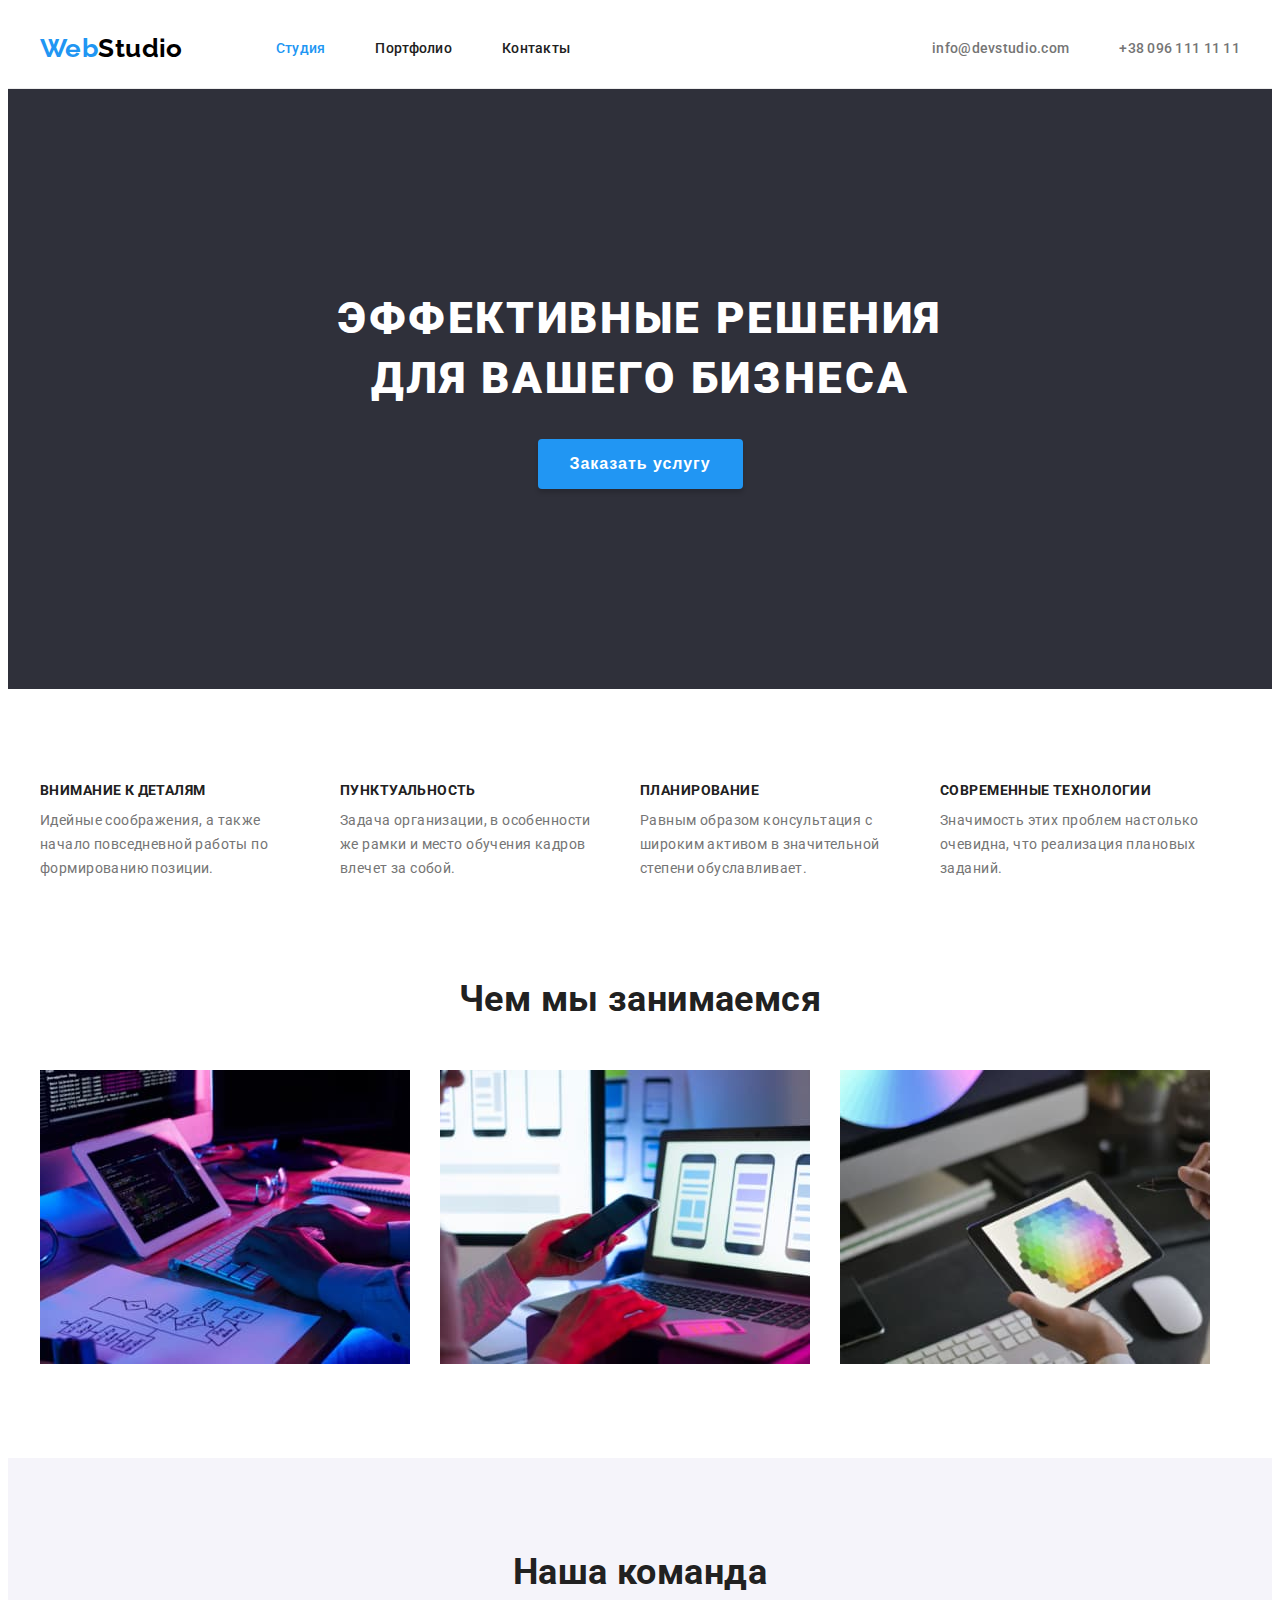
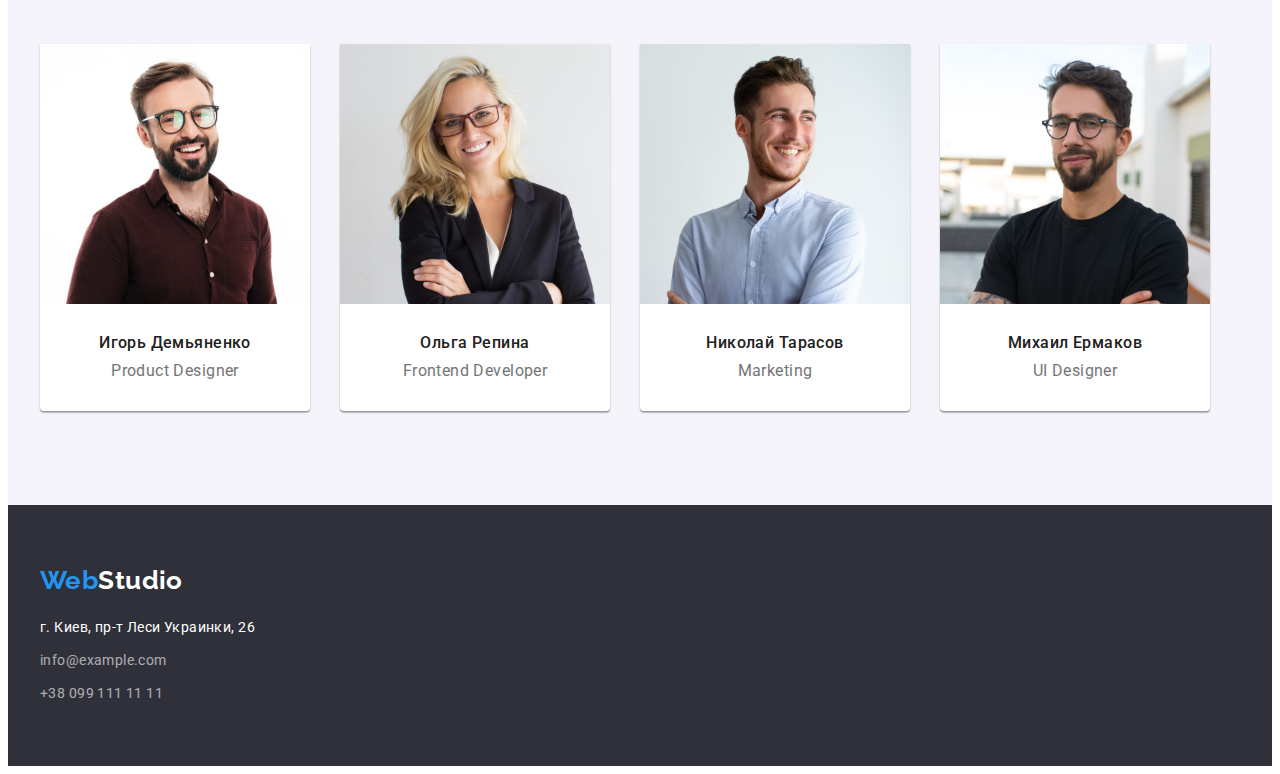
<file: index.html>
<!DOCTYPE html>
<html lang="ru">
    <head>
        <meta charset="UTF-8">
        <meta http-equiv="X-UA-Compatible" content="IE=edge">
        <meta name="viewport" content="width=<device-width>, initial-scale=1.0">
        
        <link rel="preconnect" href="https://fonts.googleapis.com">
        <link rel="preconnect" href="https://fonts.gstatic.com" crossorigin>
        <link href="https://fonts.googleapis.com/css2?family=Raleway:wght@700&family=Roboto:wght@400;500;700;900&display=swap" rel="stylesheet">
        <link 
            rel="stylesheet" 
            href="https://cdnjs.cloudflare.com/ajax/libs/modern-normalize/1.1.0/modern-normalize.min.css" 
            integrity="sha512-wpPYUAdjBVSE4KJnH1VR1HeZfpl1ub8YT/NKx4PuQ5NmX2tKuGu6U/JRp5y+Y8XG2tV+wKQpNHVUX03MfMFn9Q==" 
            crossorigin="anonymous" 
            referrerpolicy="no-referrer"
        />
        <link rel="stylesheet" href="css/styles.css">
        <title>Web Studio</title>
    </head>
    <body>
        <header class="header">
            <div class="container">
                <div class="h-nav">
                    <nav class="header-navigation">
                        <a href="#" class="logo link"><span class="logo-fp">Web</span>Studio</a>
                        <ul class="header-list">
                            <li class="header-item"><a href="./index.html" class="studio-link link">Студия</a></li>
                            <li class="header-item"><a href="./portfolio.html" class="header-link link">Портфолио</a></li>
                            <li class="header-item"><a href="" class="header-link link">Контакты</a></li>
                        </ul>
                    </nav>
                    <ul class="header-info">
                        <li class="item"><a href="mailto:info@devstudio.com" class="header-contact link">info@devstudio.com</a></li>
                        <li class="item"><a href="tel:+380961111111" class="header-contact link">+38 096 111 11 11</a></li>
                    </ul>
                </div>
            </div>
        </header>
        <main>
            <section class="hero">
                <div class="container">
                    <h1 class="hero-title">
                        Эффективные решения для вашего бизнеса
                    </h1>
                    <button type="button" class="hero-button">
                        Заказать услугу
                    </button>
                </div>  
            </section>
            <section class="section peculiarities">
                <div class="container">
                    <h2 class="visually-hidden">
                        Особенности
                    </h2>
                    <ul class="peculiarities-list">
                        <li class="peculiarities-item">
                            <h3 class="peculiarities-title">Внимание к деталям</h3>
                            <p class="peculiarities-info">Идейные соображения, а также начало повседневной работы по формированию позиции.</p>
                        </li>
                        <li class="peculiarities-item">
                            <h3 class="peculiarities-title">Пунктуальность</h3>
                            <p class="peculiarities-info">Задача организации, в особенности же рамки и место обучения кадров влечет за собой.</p>
                        </li>
                        <li class="peculiarities-item">
                            <h3 class="peculiarities-title">Планирование</h3>
                            <p class="peculiarities-info">Равным образом консультация с широким активом в значительной степени обуславливает.</p>
                        </li>
                        <li class="peculiarities-item">
                            <h3 class="peculiarities-title">Современные технологии</h3>
                            <p class="peculiarities-info">Значимость этих проблем настолько очевидна, что реализация плановых заданий.</p>
                        </li>
                    </ul>
                </div>
            </section>
            <section class="section skills">
                <div class="container">
                    <h3 class="skills-title">
                        Чем мы занимаемся
                    </h3>
                    <ul class="skills-list">
                        <li class="img">
                            <img src="./images/box1.jpg" alt="box1" width="370" height="294">
                        </li>
                        <li class="img">
                            <img src="./images/box2.jpg" alt="box2" width="370" height="294">
                        </li>
                        <li class="img">
                            <img src="./images/box3.jpg" alt="box3" width="370" height="294">
                        </li>
                    </ul>
                </div>
            </section>
            <section class="section team">
                <div class="container">
                    <h2 class="team-title">Наша команда</h2>
                        <ul class="team-list">
                            <div class="team-box">
                                <li class="team-item">
                                    <img src="./images/igor.jpg" alt="igor" width="270" height="260">
                                    <h3 class="master">
                                        Игорь Демьяненко
                                    </h3>
                                    <p lang="en" class="job">Product Designer</p>
                                </li>
                            </div>
                            <div class="team-box">
                                <li class="team-item">
                                    <img src="./images/olga.jpg" alt="olga" width="270" height="260">
                                    <h3 class="master">
                                        Ольга Репина
                                    </h3>
                                    <p lang="en" class="job">Frontend Developer</p>
                                </li>
                            </div>
                            <div class="team-box">
                                <li class="team-item">
                                    <img src="./images/kolya.jpg" alt="kolya" width="270" height="260">
                                    <h3 class="master">
                                        Николай Тарасов
                                    </h3>
                                    <p lang="en" class="job">Marketing</p>
                                </li>
                            </div>
                            <div class="team-box">
                                <li class="team-item">
                                    <img src="./images/misha.jpg" alt="misha" width="270" height="260">
                                    <h3 class="master">
                                        Михаил Ермаков
                                    </h3>
                                    <p lang="en" class="job">UI Designer</p>
                                </li>
                            </div>
                        </ul>
                </div>
            </section>
        </main>
        <footer class="footer">
            <div class="container">
                <a href="" class="f-logo link"><span class="logo-fp">Web</span>Studio</a>
                <adress class="adress">
                    <ul class="footer-list">
                        <li class="footer-item"><a href="https://goo.gl/maps/dwcq7uRPDEBR1ieU6" target="_blank" rel="noopener noreferrer nofollow" class="footer-map link">г. Киев, пр-т Леси Украинки, 26</a></li>
                        <li class="footer-item"><a href="mailto:info@example.com" class="footer-link link">info@example.com</a></li>
                        <li class="footer-item"><a href="tel:+380991111111" class="footer-link link">+38 099 111 11 11</a></li>
                    </ul>
                </adress>
            </div>
        </footer>
    </body>
</html>
</file>
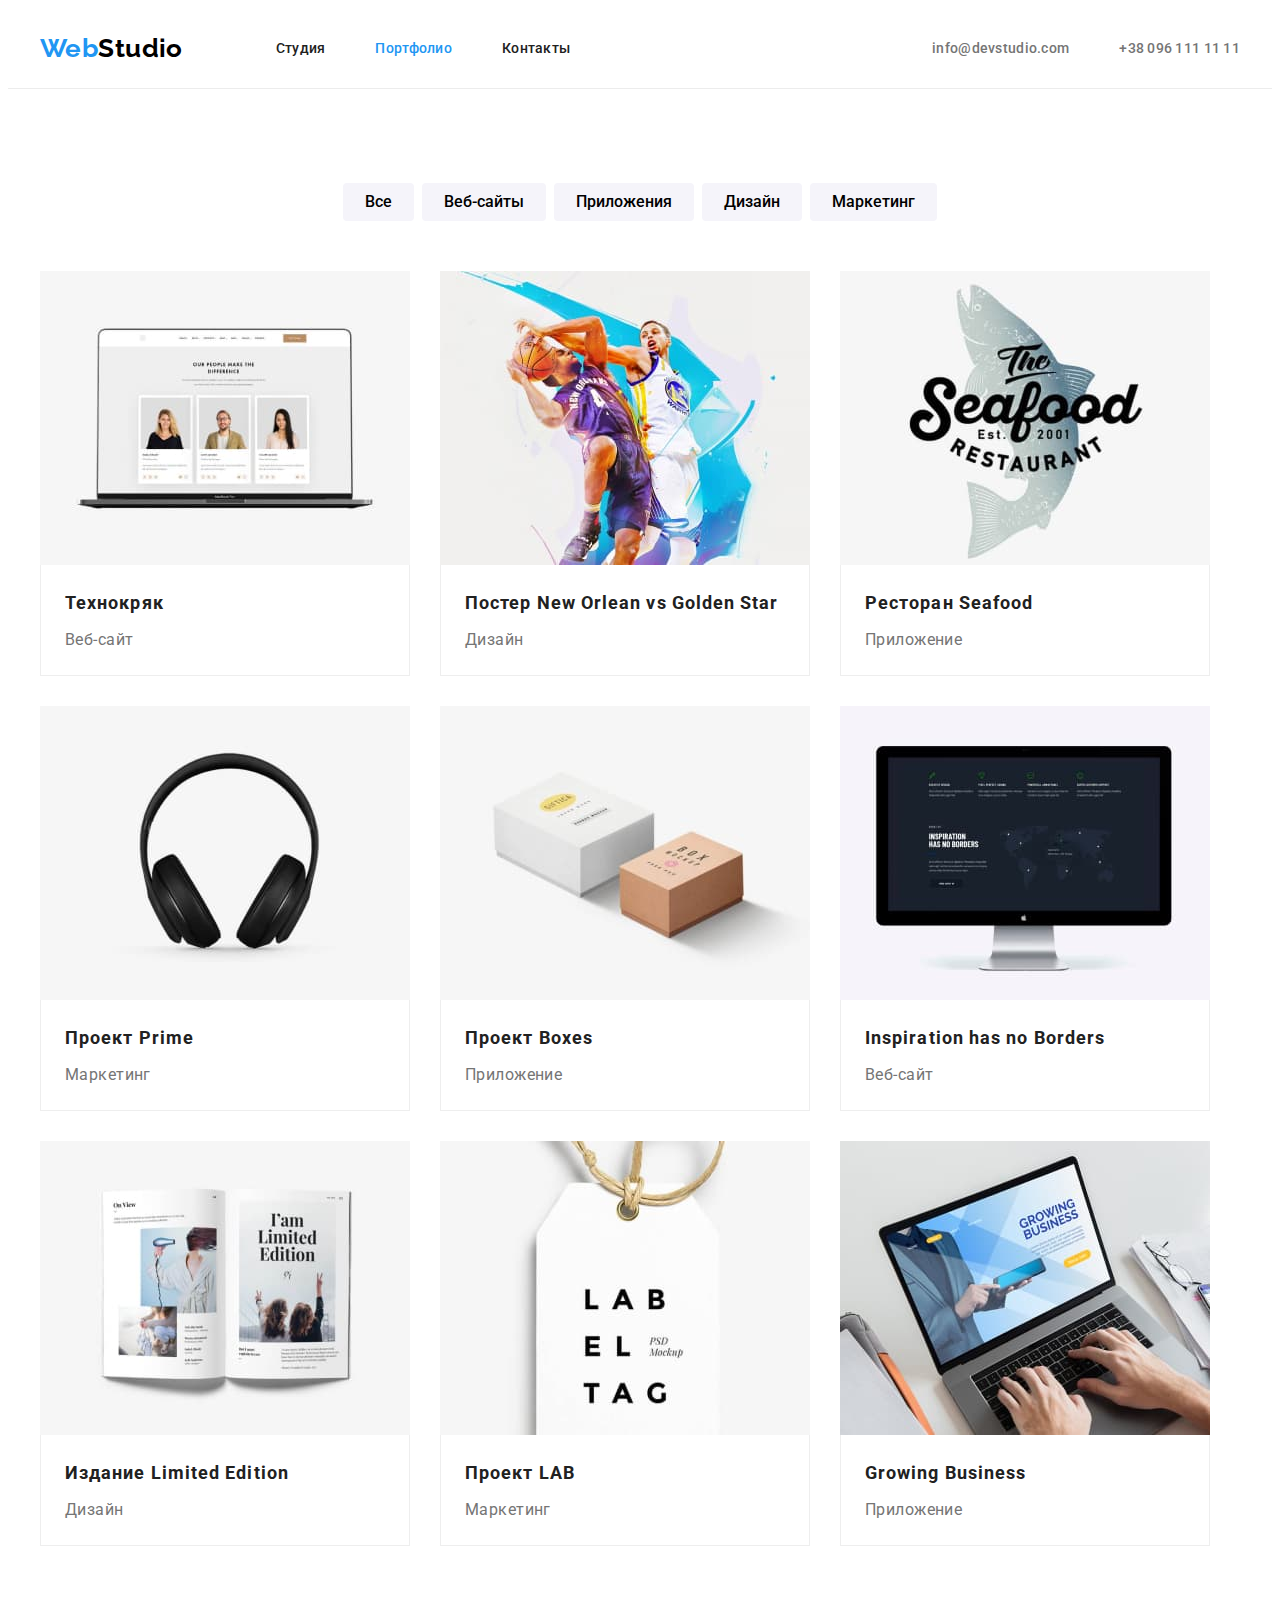
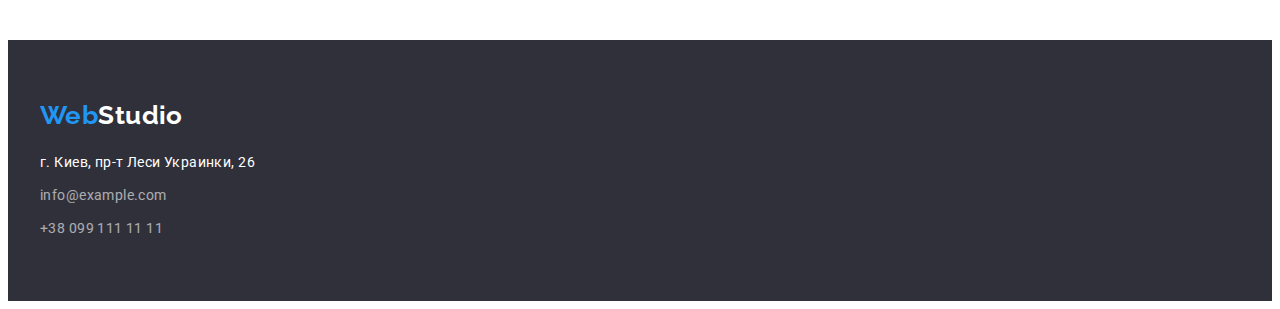
<file: portfolio.html>
<!DOCTYPE html>
<html lang="ru">
<head>
    <meta charset="UTF-8">
    <meta http-equiv="X-UA-Compatible" content="IE=edge">
    <meta name="viewport" content="width=device-width, initial-scale=1.0">
    
    <link rel="preconnect" href="https://fonts.googleapis.com">
    <link rel="preconnect" href="https://fonts.gstatic.com" crossorigin>
    <link href="https://fonts.googleapis.com/css2?family=Raleway:wght@700&family=Roboto:wght@400;500;700;900&display=swap" rel="stylesheet">
    <link 
        rel="stylesheet" 
        href="https://cdnjs.cloudflare.com/ajax/libs/modern-normalize/1.1.0/modern-normalize.min.css" 
        integrity="sha512-wpPYUAdjBVSE4KJnH1VR1HeZfpl1ub8YT/NKx4PuQ5NmX2tKuGu6U/JRp5y+Y8XG2tV+wKQpNHVUX03MfMFn9Q==" 
        crossorigin="anonymous" 
        referrerpolicy="no-referrer"
    />
    <link rel="stylesheet" href="css/styles.css">
    <title>Portfolio</title>
</head>
    <body>
        <header class="header">
            <div class="container">
                <div class="h-nav">
                    <nav class="header-navigation">
                        <a href="#" class="logo link"><span class="logo-fp">Web</span>Studio</a>
                        <ul class="header-list">
                            <li class="header-item"><a href="./index.html" class="header-link link">Студия</a></li>
                            <li class="header-item"><a href="./portfolio.html" class="portfolio-link link">Портфолио</a></li>
                            <li class="header-item"><a href="" class="header-link link">Контакты</a></li>
                        </ul>
                    </nav>
                    <ul class="header-info">
                        <li class="item"><a href="mailto:info@devstudio.com" class="header-contact link">info@devstudio.com</a></li>
                        <li class="item"><a href="tel:+380961111111" class="header-contact link">+38 096 111 11 11</a></li>
                    </ul>
                </div>
            </div>
        </header>
        <main>            
            <section class="section projects">
                <div class="container">
                    <h1 class="visually-hidden">Портфолио</h1>
                    <ul class="projects-buttons-list">
                        <li class="projects-button-item"><button type="button" class="projects-button">Все</button></li>
                        <li class="projects-button-item"><button type="button" class="projects-button">Веб-сайты</button></li>
                        <li class="projects-button-item"><button type="button" class="projects-button">Приложения</button></li>
                        <li class="projects-button-item"><button type="button" class="projects-button">Дизайн</button></li>
                        <li class="projects-button-item"><button type="button" class="projects-button">Маркетинг</button></li>
                    </ul>
                    <ul class="projects-list">
                        <li class="project">
                            <a href="" class="project-link">
                                <img src="./images/tehnokryak.jpg" alt="tehnokryak" width="370" height="294">
                                <div class="project-info">
                                <h2 class="project-name">Технокряк</h2>
                                <p class="project-style">Веб-сайт</p>
                                </div>
                            </a>
                        </li>
                        <li class="project">
                            <a href="" class="project-link">
                                <img src="./images/basketball-poster.jpg" alt="basketball-poster" width="370" height="294">
                                <div class="project-info">
                                <h2 class="project-name">Постер New Orlean vs Golden Star</h2>
                                <p class="project-style">Дизайн</p>
                                </div>
                            </a>
                        </li>
                        <li class="project">
                            <a href="" class="project-link">
                                <img src="./images/seafood.jpg" alt="seafood" width="370" height="294">
                                <div class="project-info">
                                <h2 class="project-name">Ресторан Seafood</h2>
                                <p class="project-style">Приложение</p>
                                </div>
                            </a>
                        </li>
                        <li class="project">
                            <a href="" class="project-link">
                                <img src="./images/project-prime.jpg" alt="project-prime" width="370" height="294">
                                <div class="project-info">
                                <h2 class="project-name">Проект Prime</h2>
                                <p class="project-style">Маркетинг</p>
                                </div></a>

                        </li>
                        <li class="project">
                            <a href="" class="project-link">
                                <img src="./images/project-boxes.jpg" alt="project-boxes" width="370" height="294">
                                <div class="project-info">
                                <h2 class="project-name">Проект Boxes</h2>
                                <p class="project-style">Приложение</p>
                                </div>
                            </a>
                        </li>
                        <li class="project">
                            <a href="" class="project-link">
                                <img src="./images/no-borders.jpg" alt="no-borders" width="370" height="294">
                                <div class="project-info">
                                <h2 class="project-name">Inspiration has no Borders</h2>
                                <p class="project-style">Веб-сайт</p>
                                </div>
                            </a>
                        </li>
                        <li class="project">
                            <a href="" class="project-link">
                                <img src="./images/limited-edition.jpg" alt="limited-edition" width="370" height="294">
                                <div class="project-info">
                                <h2 class="project-name">Издание Limited Edition</h2>
                                <p class="project-style">Дизайн</p>
                                </div>
                            </a>
                        </li>
                        <li class="project">
                            <a href="" class="project-link">
                                <img src="./images/project-lab.jpg" alt="project-lab" width="370" height="294">
                                <div class="project-info">
                                <h2 class="project-name">Проект LAB</h2>
                                <p class="project-style">Маркетинг</p>
                                </div>
                            </a>
                        </li>
                        <li class="project">
                            <a href="" class="project-link">
                                <img src="./images/growing-business.jpg" alt="growing-business width="370" height="294">
                                <div class="project-info">
                                <h2 class="project-name">Growing Business</h2>
                                <p class="project-style">Приложение</p>
                                </div>
                            </a>
                        </li>
                    </ul>
                </div>
            </section>
        </main>
        <footer class="footer">
            <div class="container">
                <a href="" class="f-logo link"><span class="logo-fp">Web</span>Studio</a>
                <adress class="adress">
                    <ul class="footer-list">
                        <li class="footer-item"><a href="https://goo.gl/maps/dwcq7uRPDEBR1ieU6" target="_blank" rel="noopener noreferrer nofollow" class="footer-map link">г. Киев, пр-т Леси Украинки, 26</a></li>
                        <li class="footer-item"><a href="mailto:info@example.com" class="footer-link link">info@example.com</a></li>
                        <li class="footer-item"><a href="tel:+380991111111" class="footer-link link">+38 099 111 11 11</a></li>
                    </ul>
                </adress>
            </div>
        </footer>
    </body>
</html>
</file>
<file: css/styles.css>
:root {
    --accent-second-color: #2196F3;
    --hero-button-active-color: #188ce8;
    --accent-color: #ffffff;
    --hero-bg-color: #2F303A;
    --team-bg-color: #F5F4FA;
    --footer-bg-color: #2F303A;
    --logo-first-color: #000000;
    --accent-text-color: #212121;
    --sub-text-color: #757575;
    --portfolio-btn-color: #F5F4FA;

}

body {
    font-family: 'Roboto', sans-serif;
    color: var(--accent-text-color);
    font-size: 14px;
    letter-spacing: 0.03em;
    background-color: var(--accent-color);
}

p, h1, h2, h3, h4, h5, h6 {
    margin: 0;
}

ul, ol {
    padding-left: 0;
    margin: 0;
}

button {
    cursor: pointer;
}

.visually-hidden {
    position: absolute;
    white-space: nowrap;
    width: 1px;
    height: 1px;
    overflow: hidden;
    border: 0;
    padding: 0;
    clip: rect(0 0 0 0);
    clip-path: inset(50%);
    margin: -1px;
  }

.link {
    text-decoration: none;
}

.container {
    width: 1200px;
    padding-left: 15px;
    padding-right: 15px;
    margin: 0 auto;
    /* outline: 1px solid red; */
}

ul,
ol {
    list-style-type: none; 
}

a {
    text-decoration: none;
}

img {
    display: block;
    max-width: 100%;
    height: auto;
}

.section {
    padding-top: 94px;
    padding-bottom: 94px;
}


/*-------------------HEADER-------------------*/


.header {
    border-bottom: 1px solid #ececec;
}

.h-nav {
    display: flex;
    align-items: center;
    height: 80px;
}

.header-navigation {
    display: flex;
}

.logo {
    font-family: 'Raleway', sans-serif;
    font-weight: 700;
    font-size: 26px;
    line-height: 1.19;
    color:var(--logo-first-color) ;
}

.logo-fp {
    color: var(--accent-second-color);
    font-weight: 700;
    font-size: 26px;
    line-height: 1.19;
    font-family: 'Raleway', sans-serif;
}

.header-link:hover,
.header-link:focus {
    color: var(--accent-second-color);
}

.studio-link,
.portfolio-link {
    padding-top: 32px;
    padding-bottom: 32px;
    font-weight: 500;
    line-height: 1.14;
    letter-spacing: 0.02em;
    color: var(--accent-second-color);
}

.header-link {
    padding-top: 32px;
    padding-bottom: 32px;
    font-weight: 500;
    line-height: 1.14;
    letter-spacing: 0.02em;
    color: var(--header-text-color);
}

.header-list {
    display: flex;
    align-items: center;
    margin-left: 93px;
    padding: 0px;
    margin-bottom: 0;
    color: var(--header-text-color);
}

.header-item {
    margin-right: 50px;
}

.header-item:last-child {
    margin-right: 0;
}

.header-info {
    margin-left: auto;
    display: flex;
    color: var(--sub-text-color);
}

.header-info .item + .item{
    margin-left: 50px;
}

.header-contact:hover,
.header-contact:focus {
    color: var(--accent-second-color);
}

.header-contact {
    padding-top: 32px;
    padding-bottom: 32px;
    font-weight: 500;
    line-height: 1.14;
    letter-spacing: 0.02em;
    color: var(--sub-text-color);
}



/*-------------------HERO-------------------*/


.hero {
    padding-top: 200px;
    padding-bottom: 200px;
    text-align: center;
    background-color: var(--hero-bg-color);
}

.hero-title {
    width: 696px;
    margin: 0 auto;
    margin-bottom: 30px;
    color: var(--accent-color);
    font-weight: 900;
    font-size: 44px;
    line-height: 1.36;
    letter-spacing: 0.06em;
    text-transform: uppercase;
}

.hero-button:hover,
.hero-button:focus {
    background-color: var(--hero-button-active-color);
}

.hero-button {
    min-width: 200px;
    height: 50px;
    font-weight: 700;
    font-size: 16px;
    line-height: 1.88;
    border-radius: 4px;
    letter-spacing: 0.06em;
    border:none;
    background-color: var(--accent-second-color);
    color: var(--accent-color);
    box-shadow: 0px 4px 4px rgb(0 0 0 / 0.15);
    display: inline-block;
    padding: 10px 32px;
    cursor: pointer;
}


/*-------------------ОСОБЕННОСТИ-------------------*/


.peculiarities {
}

.peculiarities-list {
    display: flex;
}

.peculiarities-item:not(:last-child) {
    margin-right: 30px;
}

.peculiarities-title {
    width: 270px;
    height: 16px;
    font-size: 14px;
    font-weight: 700;
    line-height: 1.14;
    text-transform: uppercase;
}

.peculiarities-info {
    width: 270px;
    height: 75px;
    line-height: 1.71;
    color: var(--sub-text-color);
    margin-top: 10px;
}


/*-------------------SKILLS-------------------*/


.skills {
    padding-top: 0;
}

.skills-title {
    font-weight: 700;
    font-size: 36px;
    line-height: 1.17;
    text-align: center;
    margin-bottom: 50px;
}

.skills-list {
    display: flex;
}

.skills-list .img + .img {
    margin-left: 30px;
}

/*-------------------TEAM-------------------*/


.team {
    background-color:var(--team-bg-color);
}

.team-title {
    font-weight: 700;
    font-size: 36px;
    line-height: 1.16;
    text-align: center;
    margin-bottom: 50px;
}

.team-list {
    display: flex;

}

.team-item {
    text-align: center;
}

.team-list .team-box + .team-box {
    margin-left: 30px;
}

.master {
    font-weight: 500;
    font-size: 16px;
    line-height: 1.18;
    margin-top: 30px;
}

.job {
    font-size: 16px;
    line-height: 1.18;
    color: var(--sub-text-color);
    margin-top: 10px;
    margin-bottom: 30px;
}

.team-box {
    background-color: var(--accent-color);
    box-shadow: 0px 1px 3px rgba(0, 0, 0, 0.12), 0px 1px 1px rgba(0, 0, 0, 0.14), 0px 2px 1px rgba(0, 0, 0, 0.2);
    border-radius: 0px 0px 4px 4px;
}


/*-------------------FOOTER-------------------*/


.footer {
    padding-top: 60px;
    padding-bottom: 60px;
    background-color: var(--footer-bg-color);
}

.footer-item:not(:last-child) {
    margin-bottom: 9px;
}

.footer-map {
    line-height: 1.71;
    color: var(--accent-color);
}

.footer-link {
    line-height: 1.71;
    color: var(--accent-color);
    opacity: 60%;
}

.f-logo {
    font-family: 'Raleway', sans-serif;
    font-weight: 700;
    font-size: 26px;
    line-height: 1.19;
    color: var(--accent-color);
}

.adress {
    display: block;
    margin-top: 20px;
}





/*-------------------PORTFOLIO-------------------*/





.projects {

}

.projects-buttons-list {
    display: flex;
    justify-content: center;
    margin-bottom: 50px;
}

.projects-button:hover,
.projects-button:focus {
    background-color: var(--accent-second-color);
    color: var(--accent-color);
}

.projects-button-item:not(:last-child) {
    margin-right: 8px;
}

.projects-button {
    font-family: 'Roboto';
    font-weight: 500;
    font-size: 16px;
    line-height: 1.62;
    text-align: center;
    background-color: var(--portfolio-btn-color);
    border: var(--accent-second-color);
    border-radius: 4px;
    padding: 6px 22px;
    cursor: pointer;
}

.projects-list {
    display: flex;
    flex-wrap: wrap;
}

.project {
    width: 370px;
}

.project-info {
    padding: 20px 24px;
    border-right: 1px solid #eeeeee;
    border-left: 1px solid #eeeeee;
    border-bottom: 1px solid #eeeeee;
}

.project:not(:nth-last-child(-n + 3)) {
    margin-bottom: 30px;
}

.project:not(:nth-child(3n)) {
    margin-right: 30px;
}

.project-name {
    font-weight: 700;
    font-size: 18px;
    line-height: 2;
    letter-spacing: 0.06em;
    margin-bottom: 4px;
    color: var(--accent-text-color);
}

.project-style {
    font-size: 16px;
    line-height: 1.88;
    color: var(--sub-text-color);
}
</file>
